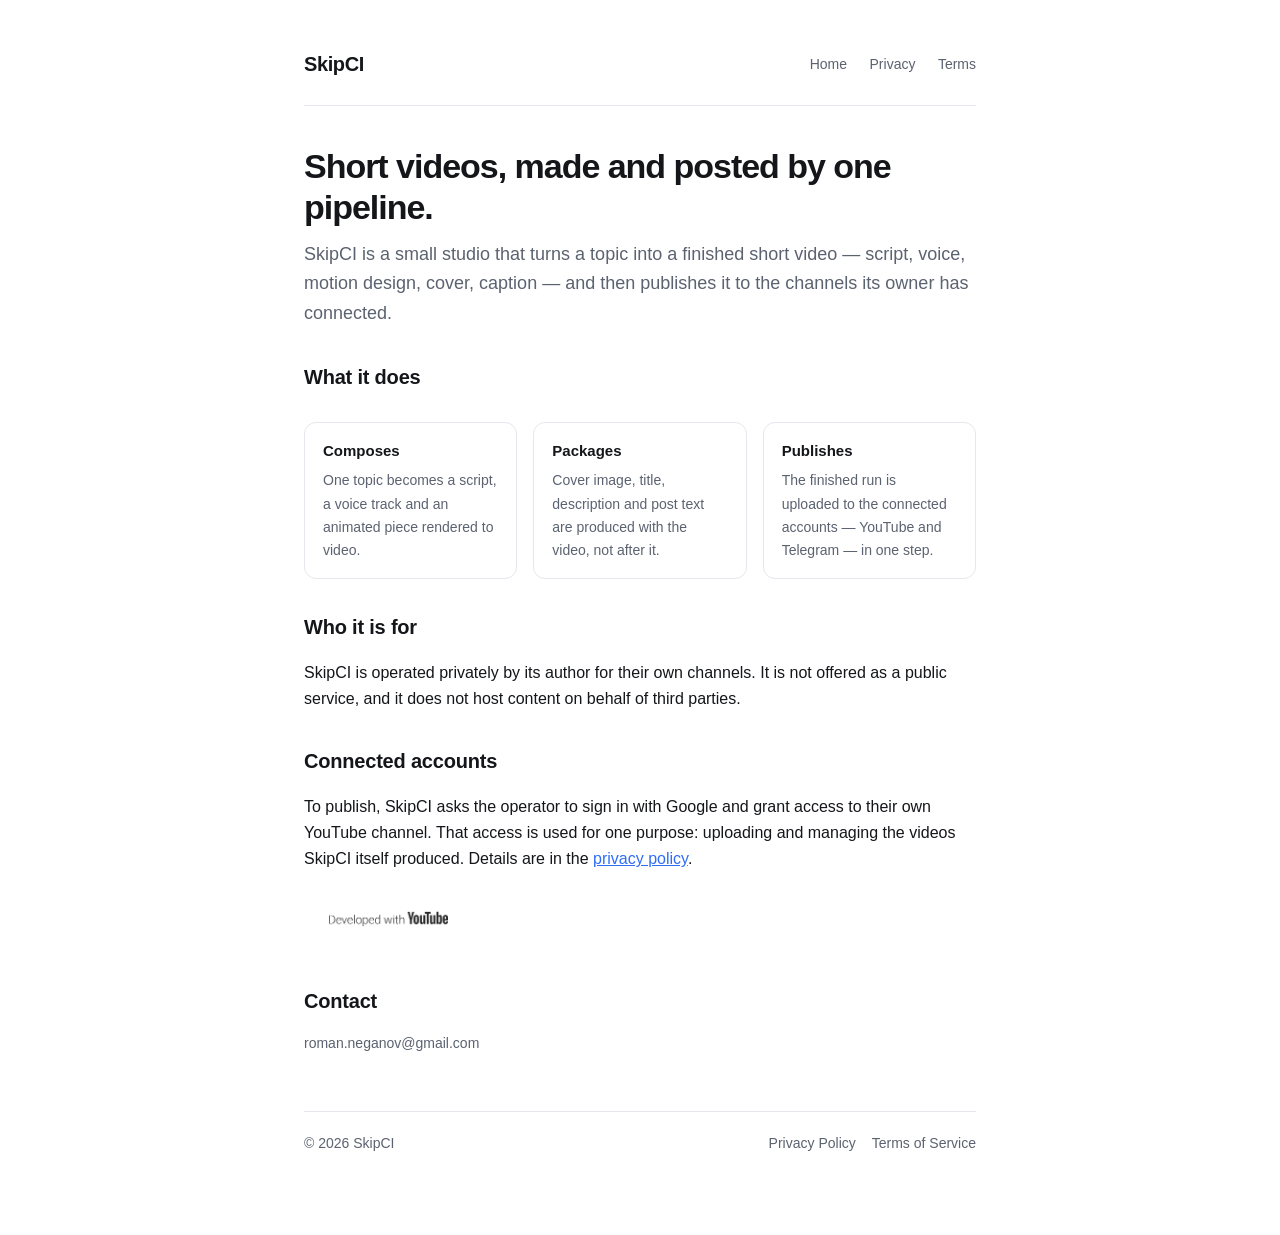
<file: index.html>
<!doctype html>
<html lang="en">
<head>
<meta charset="utf-8">
<meta name="viewport" content="width=device-width, initial-scale=1">
<title>SkipCI</title>
<meta name="description" content="SkipCI builds short-form videos end to end and publishes them to its owner's own channels.">
<link rel="stylesheet" href="style.css">
</head>
<body>
<div class="wrap">

<header class="site">
  <a class="brand" href="./">SkipCI</a>
  <nav>
    <a href="./">Home</a>
    <a href="privacy.html">Privacy</a>
    <a href="terms.html">Terms</a>
  </nav>
</header>

<h1>Short videos, made and posted by one pipeline.</h1>
<p class="lead">SkipCI is a small studio that turns a topic into a finished short video — script, voice, motion design, cover, caption — and then publishes it to the channels its owner has connected.</p>

<h2>What it does</h2>
<div class="cards">
  <div class="card">
    <h3>Composes</h3>
    <p>One topic becomes a script, a voice track and an animated piece rendered to video.</p>
  </div>
  <div class="card">
    <h3>Packages</h3>
    <p>Cover image, title, description and post text are produced with the video, not after it.</p>
  </div>
  <div class="card">
    <h3>Publishes</h3>
    <p>The finished run is uploaded to the connected accounts — YouTube and Telegram — in one step.</p>
  </div>
</div>

<h2>Who it is for</h2>
<p>SkipCI is operated privately by its author for their own channels. It is not offered as a public service, and it does not host content on behalf of third parties.</p>

<h2>Connected accounts</h2>
<p>To publish, SkipCI asks the operator to sign in with Google and grant access to their own YouTube channel. That access is used for one purpose: uploading and managing the videos SkipCI itself produced. Details are in the <a href="privacy.html">privacy policy</a>.</p>
<p style="margin: 6px 0 36px;"><a href="https://www.youtube.com/@skipci" rel="noopener">
  <picture>
    <source media="(prefers-color-scheme: light)" srcset="assets/developed-with-youtube-sentence-case-dark.png" width="168" height="60">
    <img src="assets/developed-with-youtube-sentence-case-light.png" alt="Developed with YouTube" width="168" height="60" style="vertical-align: middle;">
  </picture>
</a></p>

<h2>Contact</h2>
<p class="meta">roman.neganov@gmail.com</p>

<footer class="site">
  <span>© 2026 SkipCI</span>
  <span><a href="privacy.html">Privacy Policy</a><a href="terms.html">Terms of Service</a></span>
</footer>

</div>
</body>
</html>
</file>
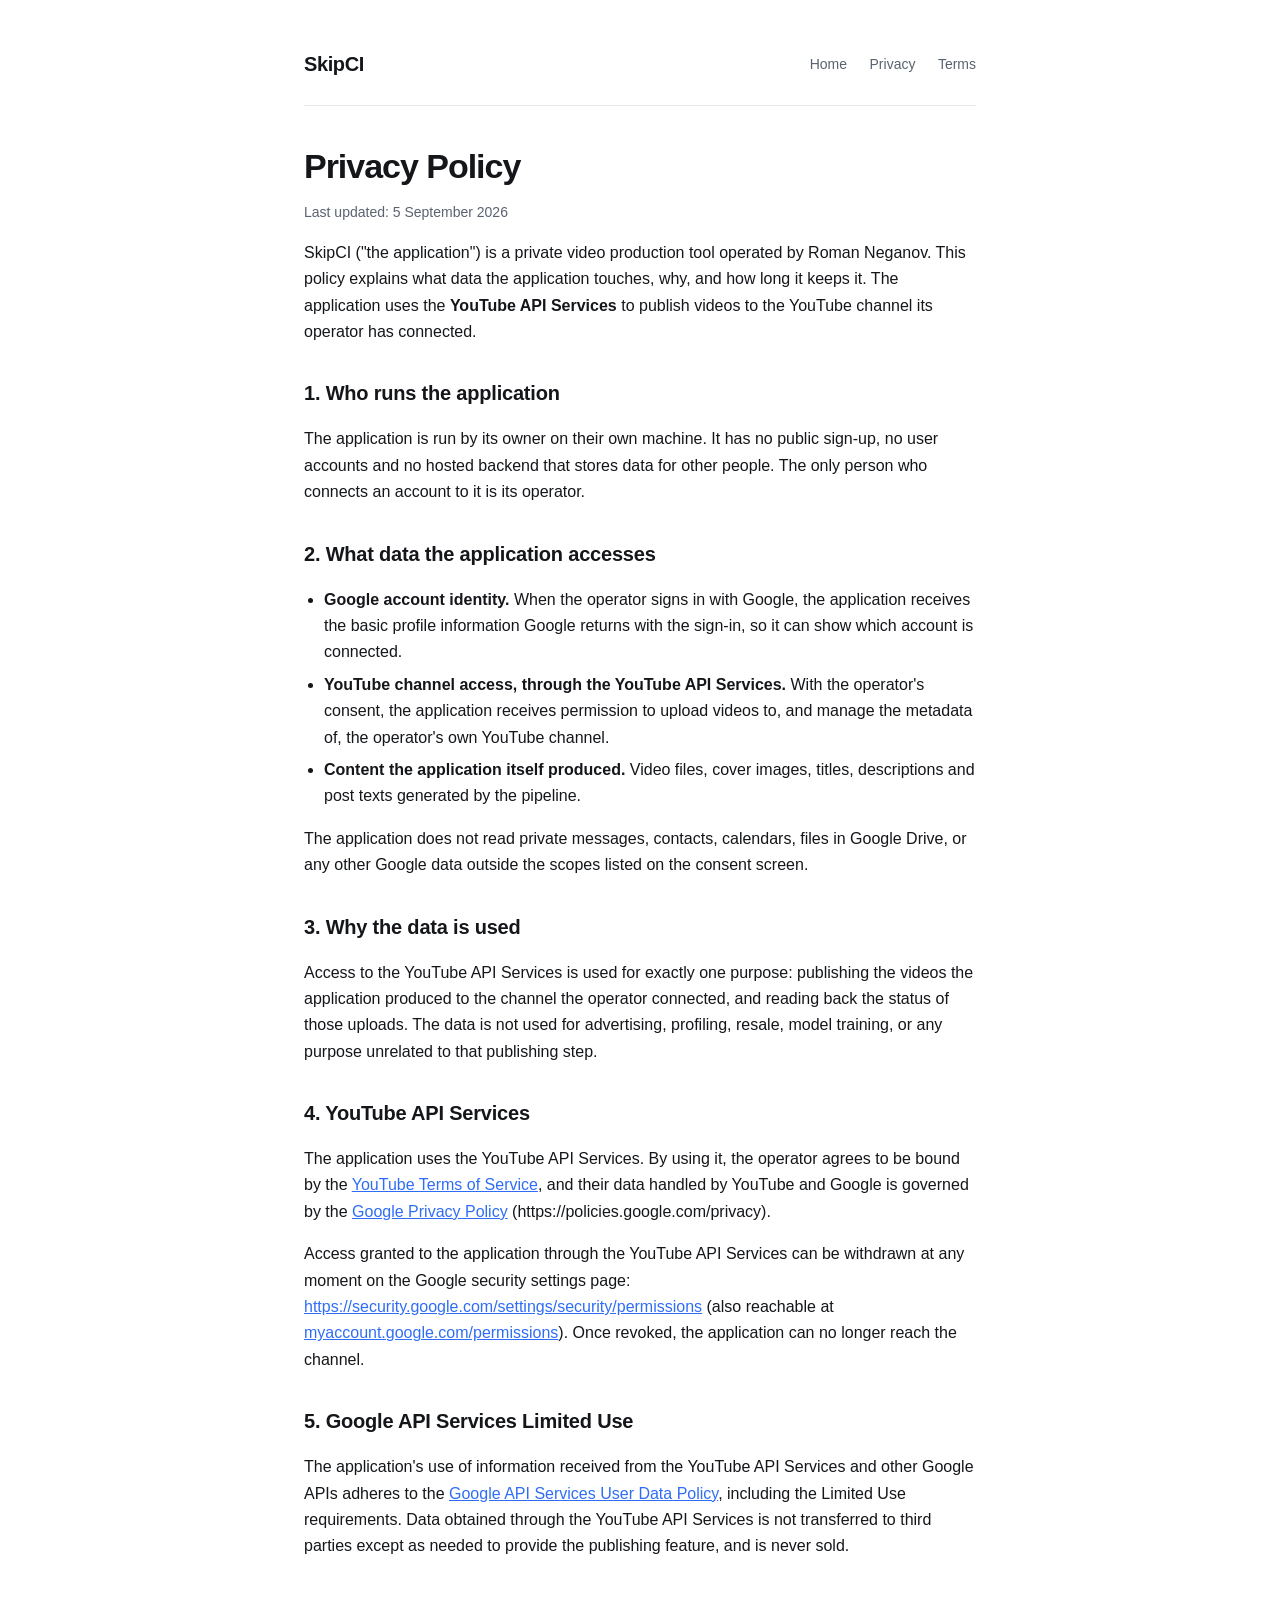
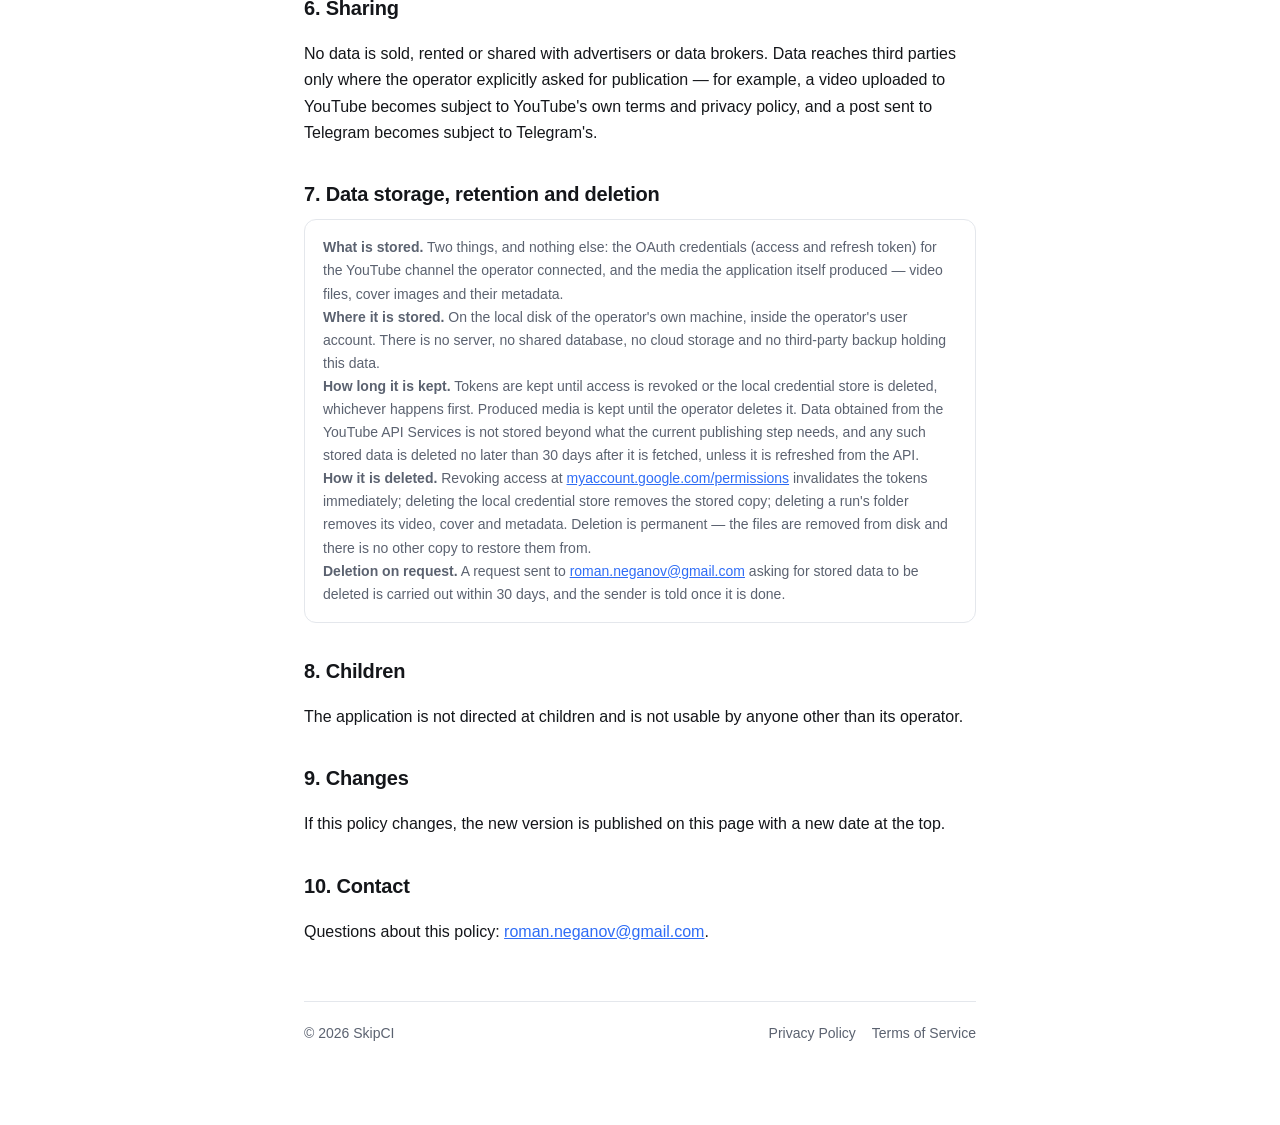
<file: privacy.html>
<!doctype html>
<html lang="en">
<head>
<meta charset="utf-8">
<meta name="viewport" content="width=device-width, initial-scale=1">
<title>Privacy Policy — SkipCI</title>
<meta name="description" content="How SkipCI handles Google account data and data obtained through the YouTube API Services.">
<link rel="stylesheet" href="style.css">
</head>
<body>
<div class="wrap">

<header class="site">
  <a class="brand" href="./">SkipCI</a>
  <nav>
    <a href="./">Home</a>
    <a href="privacy.html">Privacy</a>
    <a href="terms.html">Terms</a>
  </nav>
</header>

<h1>Privacy Policy</h1>
<p class="meta">Last updated: 5 September 2026</p>

<p>SkipCI ("the application") is a private video production tool operated by Roman Neganov. This policy explains what data the application touches, why, and how long it keeps it. The application uses the <strong>YouTube API Services</strong> to publish videos to the YouTube channel its operator has connected.</p>

<h2>1. Who runs the application</h2>
<p>The application is run by its owner on their own machine. It has no public sign-up, no user accounts and no hosted backend that stores data for other people. The only person who connects an account to it is its operator.</p>

<h2>2. What data the application accesses</h2>
<ul>
  <li><strong>Google account identity.</strong> When the operator signs in with Google, the application receives the basic profile information Google returns with the sign-in, so it can show which account is connected.</li>
  <li><strong>YouTube channel access, through the YouTube API Services.</strong> With the operator's consent, the application receives permission to upload videos to, and manage the metadata of, the operator's own YouTube channel.</li>
  <li><strong>Content the application itself produced.</strong> Video files, cover images, titles, descriptions and post texts generated by the pipeline.</li>
</ul>
<p>The application does not read private messages, contacts, calendars, files in Google Drive, or any other Google data outside the scopes listed on the consent screen.</p>

<h2>3. Why the data is used</h2>
<p>Access to the YouTube API Services is used for exactly one purpose: publishing the videos the application produced to the channel the operator connected, and reading back the status of those uploads. The data is not used for advertising, profiling, resale, model training, or any purpose unrelated to that publishing step.</p>

<h2>4. YouTube API Services</h2>
<p>The application uses the YouTube API Services. By using it, the operator agrees to be bound by the <a href="https://www.youtube.com/t/terms" rel="noopener">YouTube Terms of Service</a>, and their data handled by YouTube and Google is governed by the <a href="https://policies.google.com/privacy" rel="noopener">Google Privacy Policy</a> (https://policies.google.com/privacy).</p>
<p>Access granted to the application through the YouTube API Services can be withdrawn at any moment on the Google security settings page: <a href="https://security.google.com/settings/security/permissions" rel="noopener">https://security.google.com/settings/security/permissions</a> (also reachable at <a href="https://myaccount.google.com/permissions" rel="noopener">myaccount.google.com/permissions</a>). Once revoked, the application can no longer reach the channel.</p>

<h2>5. Google API Services Limited Use</h2>
<p>The application's use of information received from the YouTube API Services and other Google APIs adheres to the <a href="https://developers.google.com/terms/api-services-user-data-policy" rel="noopener">Google API Services User Data Policy</a>, including the Limited Use requirements. Data obtained through the YouTube API Services is not transferred to third parties except as needed to provide the publishing feature, and is never sold.</p>

<h2>6. Sharing</h2>
<p>No data is sold, rented or shared with advertisers or data brokers. Data reaches third parties only where the operator explicitly asked for publication — for example, a video uploaded to YouTube becomes subject to YouTube's own terms and privacy policy, and a post sent to Telegram becomes subject to Telegram's.</p>

<h2>7. Data storage, retention and deletion</h2>
<div class="card">
  <p><strong>What is stored.</strong> Two things, and nothing else: the OAuth credentials (access and refresh token) for the YouTube channel the operator connected, and the media the application itself produced — video files, cover images and their metadata.</p>
  <p><strong>Where it is stored.</strong> On the local disk of the operator's own machine, inside the operator's user account. There is no server, no shared database, no cloud storage and no third-party backup holding this data.</p>
  <p><strong>How long it is kept.</strong> Tokens are kept until access is revoked or the local credential store is deleted, whichever happens first. Produced media is kept until the operator deletes it. Data obtained from the YouTube API Services is not stored beyond what the current publishing step needs, and any such stored data is deleted no later than 30 days after it is fetched, unless it is refreshed from the API.</p>
  <p><strong>How it is deleted.</strong> Revoking access at <a href="https://myaccount.google.com/permissions" rel="noopener">myaccount.google.com/permissions</a> invalidates the tokens immediately; deleting the local credential store removes the stored copy; deleting a run's folder removes its video, cover and metadata. Deletion is permanent — the files are removed from disk and there is no other copy to restore them from.</p>
  <p><strong>Deletion on request.</strong> A request sent to <a href="mailto:roman.neganov@gmail.com">roman.neganov@gmail.com</a> asking for stored data to be deleted is carried out within 30 days, and the sender is told once it is done.</p>
</div>

<h2>8. Children</h2>
<p>The application is not directed at children and is not usable by anyone other than its operator.</p>

<h2>9. Changes</h2>
<p>If this policy changes, the new version is published on this page with a new date at the top.</p>

<h2>10. Contact</h2>
<p>Questions about this policy: <a href="mailto:roman.neganov@gmail.com">roman.neganov@gmail.com</a>.</p>

<footer class="site">
  <span>© 2026 SkipCI</span>
  <span><a href="privacy.html">Privacy Policy</a><a href="terms.html">Terms of Service</a></span>
</footer>

</div>
</body>
</html>
</file>
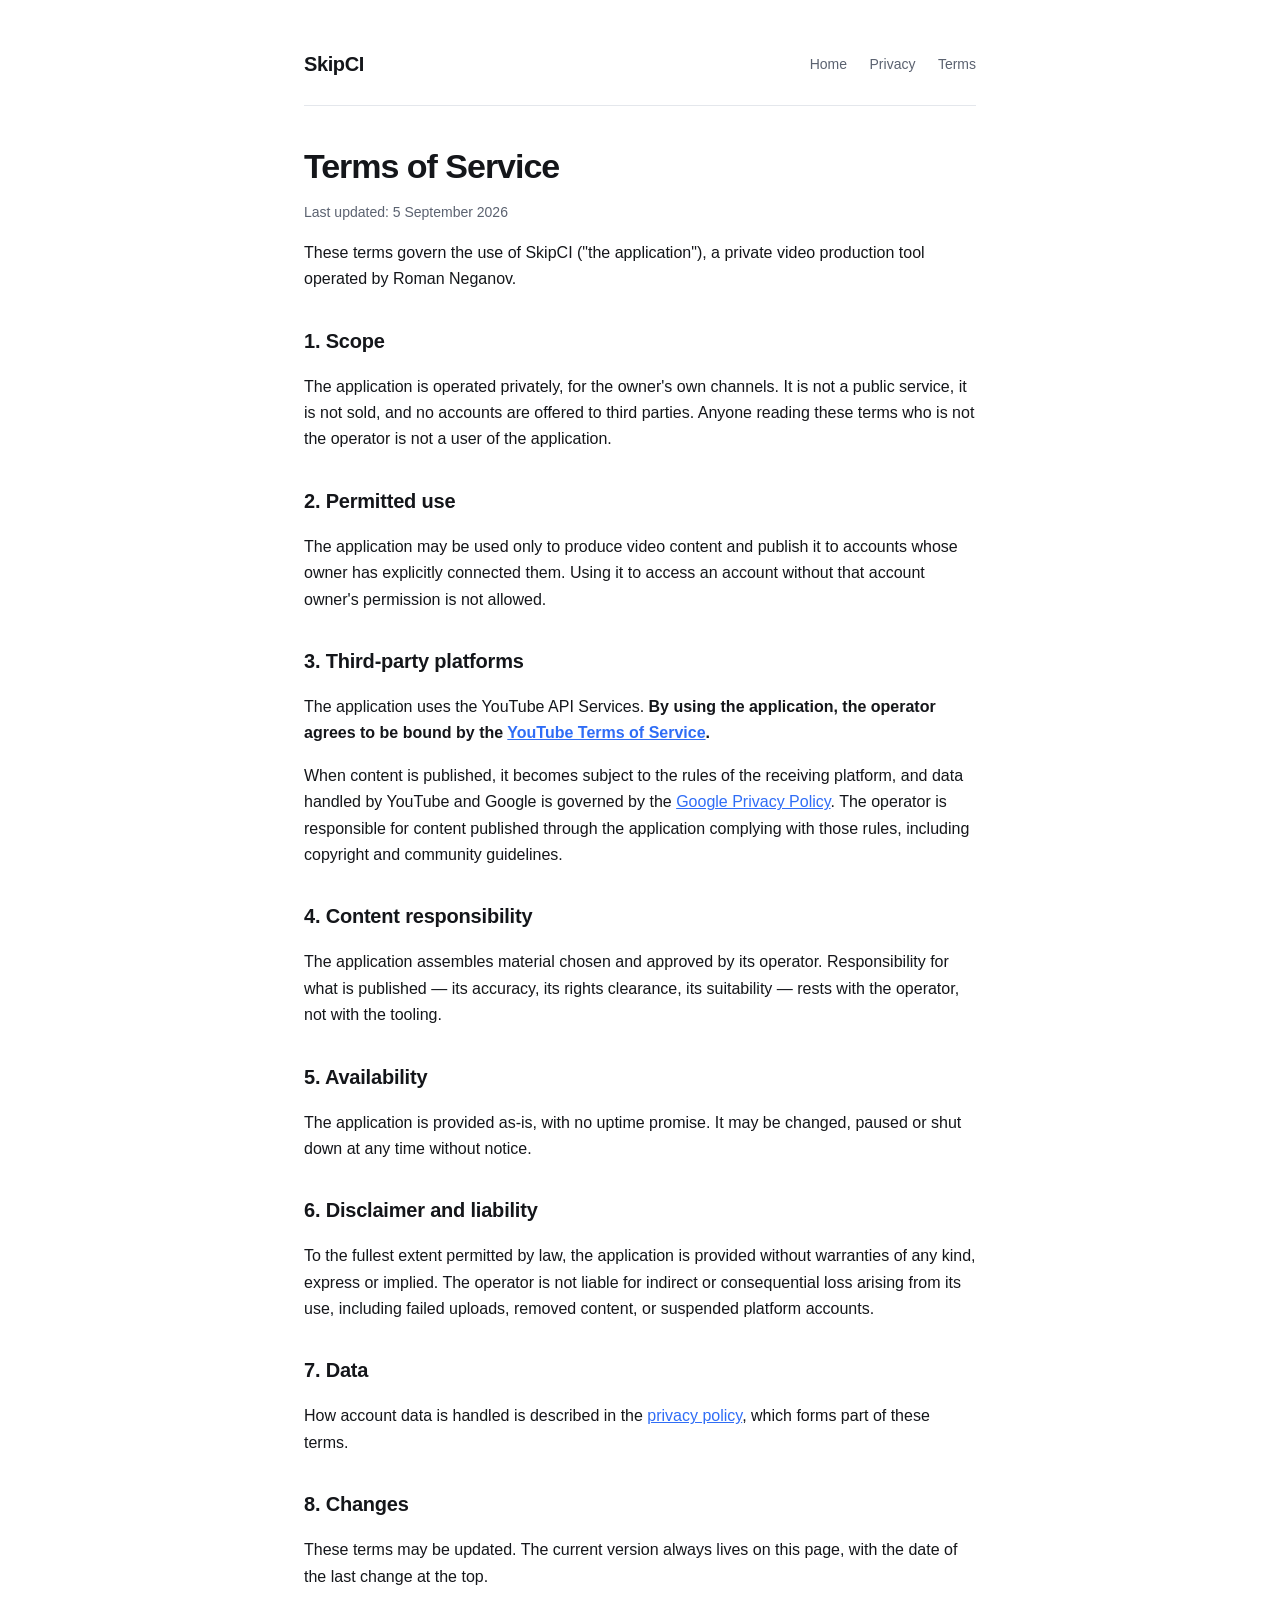
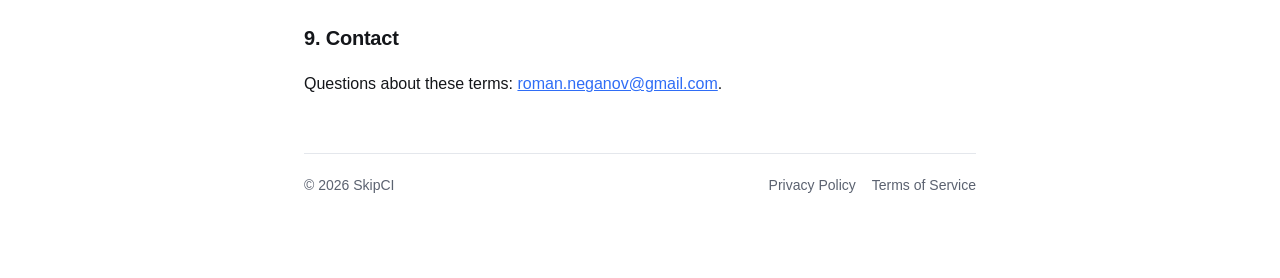
<file: terms.html>
<!doctype html>
<html lang="en">
<head>
<meta charset="utf-8">
<meta name="viewport" content="width=device-width, initial-scale=1">
<title>Terms of Service — SkipCI</title>
<meta name="description" content="The terms under which the SkipCI application is used.">
<link rel="stylesheet" href="style.css">
</head>
<body>
<div class="wrap">

<header class="site">
  <a class="brand" href="./">SkipCI</a>
  <nav>
    <a href="./">Home</a>
    <a href="privacy.html">Privacy</a>
    <a href="terms.html">Terms</a>
  </nav>
</header>

<h1>Terms of Service</h1>
<p class="meta">Last updated: 5 September 2026</p>

<p>These terms govern the use of SkipCI ("the application"), a private video production tool operated by Roman Neganov.</p>

<h2>1. Scope</h2>
<p>The application is operated privately, for the owner's own channels. It is not a public service, it is not sold, and no accounts are offered to third parties. Anyone reading these terms who is not the operator is not a user of the application.</p>

<h2>2. Permitted use</h2>
<p>The application may be used only to produce video content and publish it to accounts whose owner has explicitly connected them. Using it to access an account without that account owner's permission is not allowed.</p>

<h2>3. Third-party platforms</h2>
<p>The application uses the YouTube API Services. <strong>By using the application, the operator agrees to be bound by the <a href="https://www.youtube.com/t/terms" rel="noopener">YouTube Terms of Service</a>.</strong></p>
<p>When content is published, it becomes subject to the rules of the receiving platform, and data handled by YouTube and Google is governed by the <a href="https://policies.google.com/privacy" rel="noopener">Google Privacy Policy</a>. The operator is responsible for content published through the application complying with those rules, including copyright and community guidelines.</p>

<h2>4. Content responsibility</h2>
<p>The application assembles material chosen and approved by its operator. Responsibility for what is published — its accuracy, its rights clearance, its suitability — rests with the operator, not with the tooling.</p>

<h2>5. Availability</h2>
<p>The application is provided as-is, with no uptime promise. It may be changed, paused or shut down at any time without notice.</p>

<h2>6. Disclaimer and liability</h2>
<p>To the fullest extent permitted by law, the application is provided without warranties of any kind, express or implied. The operator is not liable for indirect or consequential loss arising from its use, including failed uploads, removed content, or suspended platform accounts.</p>

<h2>7. Data</h2>
<p>How account data is handled is described in the <a href="privacy.html">privacy policy</a>, which forms part of these terms.</p>

<h2>8. Changes</h2>
<p>These terms may be updated. The current version always lives on this page, with the date of the last change at the top.</p>

<h2>9. Contact</h2>
<p>Questions about these terms: <a href="mailto:roman.neganov@gmail.com">roman.neganov@gmail.com</a>.</p>

<footer class="site">
  <span>© 2026 SkipCI</span>
  <span><a href="privacy.html">Privacy Policy</a><a href="terms.html">Terms of Service</a></span>
</footer>

</div>
</body>
</html>
</file>
<file: style.css>
:root {
  color-scheme: light dark;
  --bg: #ffffff;
  --fg: #14161a;
  --muted: #5b6270;
  --line: #e4e7ec;
  --accent: #2f6df6;
}
@media (prefers-color-scheme: dark) {
  :root { --bg: #0f1115; --fg: #e8eaee; --muted: #9aa1ad; --line: #262a31; --accent: #6f9bff; }
}
* { box-sizing: border-box; }
body {
  margin: 0;
  background: var(--bg);
  color: var(--fg);
  font: 16px/1.65 -apple-system, BlinkMacSystemFont, "Segoe UI", Roboto, Helvetica, Arial, sans-serif;
}
.wrap { max-width: 720px; margin: 0 auto; padding: 48px 24px 80px; }
header.site { display: flex; align-items: center; justify-content: space-between; gap: 16px; padding-bottom: 24px; border-bottom: 1px solid var(--line); flex-wrap: wrap; }
.brand { font-weight: 700; font-size: 20px; letter-spacing: -0.02em; text-decoration: none; color: var(--fg); }
nav a { color: var(--muted); text-decoration: none; margin-left: 18px; font-size: 14px; }
nav a:hover { color: var(--accent); }
h1 { font-size: 34px; line-height: 1.2; letter-spacing: -0.03em; margin: 40px 0 12px; }
h2 { font-size: 20px; margin: 32px 0 8px; letter-spacing: -0.01em; }
p, li { color: var(--fg); }
.lead { font-size: 18px; color: var(--muted); margin: 0 0 24px; }
ul { padding-left: 20px; }
li { margin: 6px 0; }
.meta { color: var(--muted); font-size: 14px; }
a { color: var(--accent); }
footer.site { margin-top: 56px; padding-top: 20px; border-top: 1px solid var(--line); color: var(--muted); font-size: 14px; display: flex; justify-content: space-between; gap: 12px; flex-wrap: wrap; }
footer.site a { color: var(--muted); text-decoration: none; margin-left: 16px; }
footer.site a:hover { color: var(--accent); }
.cards { display: grid; grid-template-columns: repeat(auto-fit, minmax(200px, 1fr)); gap: 16px; margin: 28px 0; }
.card { border: 1px solid var(--line); border-radius: 12px; padding: 16px 18px; }
.card h3 { margin: 0 0 6px; font-size: 15px; }
.card p { margin: 0; color: var(--muted); font-size: 14px; }
</file>
